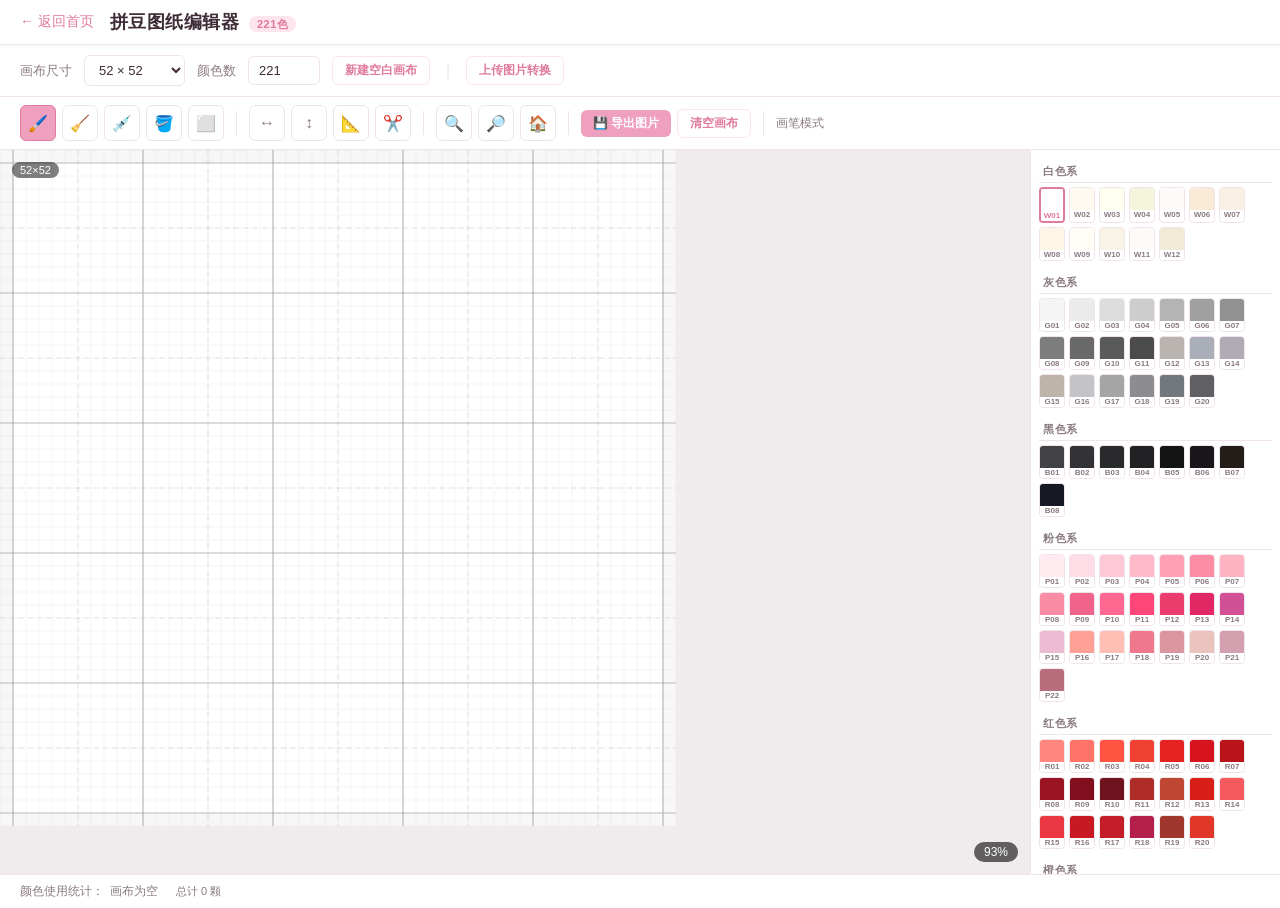
<file: static/pages/bead-tool.html>
﻿<!DOCTYPE html>
<html lang="zh-CN">
<head>
<meta charset="UTF-8">
<meta name="viewport" content="width=device-width, initial-scale=1.0">
<title>拼豆图纸编辑器</title>
<style>
:root {
  --primary: #F0A0BF;
  --primary-dark: #E07A9E;
  --primary-light: #FDE4ED;
  --bg: #FFFBFC;
  --card: #FFFFFF;
  --text: #3D2C35;
  --text-secondary: #8A7A82;
  --border: #F0E4EA;
  --danger: #E05570;
  --success: #6BAF7B;
}

* { margin:0; padding:0; box-sizing:border-box; }
body {
  font-family: 'Segoe UI', 'PingFang SC', 'Microsoft YaHei', sans-serif;
  background: var(--bg);
  color: var(--text);
  min-height: 100vh;
  overflow: hidden;
}

/* Header */
.header {
  background: var(--card);
  border-bottom: 1px solid var(--border);
  padding: 10px 20px;
  display: flex;
  align-items: center;
  gap: 16px;
  box-shadow: 0 1px 4px rgba(0,0,0,0.04);
  z-index: 100;
  position: relative;
}
.header a { color: var(--primary-dark); text-decoration: none; font-size: 14px; transition: color .2s; }
.header a:hover { color: var(--primary); }
.header h1 {
  font-size: 18px;
  font-weight: 700;
  color: var(--text);
  letter-spacing: 0.5px;
}
.header .badge {
  font-size: 11px;
  background: var(--primary-light);
  color: var(--primary-dark);
  padding: 2px 8px;
  border-radius: 10px;
  margin-left: 4px;
}

/* Config bar */
.config-bar {
  background: var(--card);
  border-bottom: 1px solid var(--border);
  padding: 10px 20px;
  display: flex;
  align-items: center;
  gap: 12px;
  flex-wrap: wrap;
  z-index: 99;
  position: relative;
}
.config-bar label {
  font-size: 13px;
  color: var(--text-secondary);
  white-space: nowrap;
}
.config-bar select, .config-bar input[type="number"] {
  padding: 6px 10px;
  border: 1px solid var(--border);
  border-radius: 6px;
  font-size: 13px;
  color: var(--text);
  background: #fff;
  outline: none;
}
.config-bar select:focus, .config-bar input:focus {
  border-color: var(--primary);
  box-shadow: 0 0 0 2px var(--primary-light);
}
.config-bar input[type="number"] { width: 72px; }
.config-bar input[type="file"] { display: none; }
.btn {
  padding: 7px 16px;
  border: none;
  border-radius: 6px;
  font-size: 13px;
  cursor: pointer;
  font-weight: 600;
  transition: all .2s;
  white-space: nowrap;
}
.btn-primary { background: var(--primary); color: #fff; }
.btn-primary:hover { background: var(--primary-dark); }
.btn-outline {
  background: #fff;
  color: var(--primary-dark);
  border: 1.5px solid var(--primary-light);
}
.btn-outline:hover { background: var(--primary-light); }
.btn-sm { padding: 5px 12px; font-size: 12px; }

/* Toolbar */
.toolbar {
  background: var(--card);
  border-bottom: 1px solid var(--border);
  padding: 8px 20px;
  display: flex;
  align-items: center;
  gap: 6px;
  flex-wrap: wrap;
}
.toolbar .sep {
  width: 1px;
  height: 24px;
  background: var(--border);
  margin: 0 6px;
}
.tool-btn {
  width: 36px; height: 36px;
  border: 1.5px solid var(--border);
  border-radius: 6px;
  background: #fff;
  cursor: pointer;
  font-size: 16px;
  display: flex;
  align-items: center;
  justify-content: center;
  transition: all .15s;
  position: relative;
  color: var(--text-secondary);
}
.tool-btn:hover { border-color: var(--primary); color: var(--primary-dark); background: var(--primary-light); }
.tool-btn.active { border-color: var(--primary-dark); color: #fff; background: var(--primary); }
.tool-btn[title]:after {
  content: attr(title);
  position: absolute;
  bottom: -24px;
  left: 50%;
  transform: translateX(-50%);
  font-size: 10px;
  color: var(--text-secondary);
  white-space: nowrap;
  pointer-events: none;
  opacity: 0;
  transition: opacity .2s;
}
.tool-btn:hover[title]:after { opacity: 1; }
.tool-btn svg { width: 18px; height: 18px; fill: currentColor; }

/* Main area */
.main-area {
  display: flex;
  height: calc(100vh - 176px);
  position: relative;
}
.canvas-wrap {
  flex: 1;
  overflow: hidden;
  background: #F0EBED;
  position: relative;
  cursor: default;
}
.canvas-wrap.panning { cursor: grab; }
.canvas-wrap.panning:active { cursor: grabbing; }
.canvas-wrap.painting { cursor: crosshair; }
.canvas-wrap.eyedropping { cursor: crosshair; }
canvas#mainCanvas {
  position: absolute;
  image-rendering: pixelated;
  image-rendering: crisp-edges;
}

/* Color library panel */
.color-panel {
  width: 250px;
  background: var(--card);
  border-left: 1px solid var(--border);
  overflow-y: auto;
  flex-shrink: 0;
  padding: 8px;
}
.color-group { margin-bottom: 8px; }
.color-group-title {
  font-size: 11px;
  font-weight: 700;
  color: var(--text-secondary);
  text-transform: uppercase;
  padding: 6px 4px 3px;
  letter-spacing: 0.5px;
  border-bottom: 1px solid var(--border);
  margin-bottom: 4px;
}
.color-grid { display: flex; flex-wrap: wrap; gap: 4px; }
.color-swatch {
  width: 26px;
  border-radius: 4px;
  border: 1.5px solid var(--border);
  cursor: pointer;
  transition: border-color .1s;
  position: relative;
  overflow: hidden;
  display: flex;
  flex-direction: column;
}
.color-swatch .swatch-color {
  width: 100%;
  height: 22px;
  flex-shrink: 0;
}
.color-swatch .swatch-code {
  font-size: 8px;
  color: var(--text-secondary);
  text-align: center;
  padding: 1px 0;
  background: var(--card);
  line-height: 1;
  font-weight: 600;
}
.color-swatch:hover { border-color: var(--primary); z-index: 5; }
.color-swatch:hover .swatch-code { color: var(--primary-dark); }
.color-swatch.selected { border-color: var(--primary-dark); border-width: 2.5px; }
.color-swatch.selected .swatch-code { color: var(--primary-dark); }

/* Stats bar */
.stats-bar {
  background: var(--card);
  border-top: 1px solid var(--border);
  padding: 8px 20px;
  display: flex;
  align-items: center;
  gap: 6px;
  flex-wrap: wrap;
  max-height: 100px;
  overflow-y: auto;
  font-size: 12px;
}
.stats-bar .stat-chip {
  display: inline-flex;
  align-items: center;
  gap: 4px;
  padding: 3px 8px;
  background: var(--bg);
  border-radius: 12px;
  border: 1px solid var(--border);
  white-space: nowrap;
}
.stat-chip .dot {
  width: 12px; height: 12px;
  border-radius: 2px;
  border: 1px solid rgba(0,0,0,0.15);
  flex-shrink: 0;
}
.stat-chip .scode { font-weight: 700; font-size: 11px; }
.stat-chip .scount { color: var(--text-secondary); }

/* Canvas operation dialog */
.overlay {
  display: none;
  position: fixed;
  inset: 0;
  background: rgba(0,0,0,0.3);
  z-index: 999;
  align-items: center;
  justify-content: center;
}
.overlay.show { display: flex; }
.dialog {
  background: var(--card);
  border-radius: 12px;
  padding: 24px;
  min-width: 320px;
  box-shadow: 0 8px 32px rgba(0,0,0,0.12);
}
.dialog h3 { font-size: 16px; margin-bottom: 16px; color: var(--text); }
.dialog .row { display: flex; align-items: center; gap: 8px; margin-bottom: 12px; }
.dialog label { font-size: 13px; color: var(--text-secondary); min-width: 56px; }
.dialog input[type="number"] {
  width: 80px; padding: 6px 10px;
  border: 1px solid var(--border); border-radius: 6px;
  font-size: 13px; outline: none;
}
.dialog input:focus { border-color: var(--primary); }
.dialog .btns { display: flex; gap: 8px; justify-content: flex-end; margin-top: 16px; }
.dialog-actions { margin-top: 16px; display: flex; gap: 8px; justify-content: flex-end; }

/* Zoom indicator */
.zoom-indicator {
  position: absolute;
  bottom: 12px;
  right: 12px;
  background: rgba(0,0,0,0.6);
  color: #fff;
  padding: 3px 10px;
  border-radius: 10px;
  font-size: 12px;
  pointer-events: none;
}

/* Canvas size badge */
.size-badge {
  position: absolute;
  top: 12px;
  left: 12px;
  background: rgba(0,0,0,0.5);
  color: #fff;
  padding: 2px 8px;
  border-radius: 8px;
  font-size: 11px;
  pointer-events: none;
}

/* Crop mode indicator */
.crop-overlay {
  display: none;
  position: absolute;
  inset: 0;
  background: rgba(0,0,0,0.35);
  pointer-events: none;
  z-index: 50;
}
.crop-overlay.show { display: block; }
.crop-rect {
  position: absolute;
  border: 2px dashed var(--primary);
  background: rgba(216,157,181,0.15);
}

/* Scrollbar */
.color-panel::-webkit-scrollbar { width: 5px; }
.color-panel::-webkit-scrollbar-track { background: transparent; }
.color-panel::-webkit-scrollbar-thumb { background: var(--border); border-radius: 3px; }

/* Toast */
.toast {
  position: fixed;
  top: 20px;
  left: 50%;
  transform: translateX(-50%);
  background: var(--text);
  color: #fff;
  padding: 10px 24px;
  border-radius: 8px;
  font-size: 14px;
  z-index: 9999;
  opacity: 0;
  transition: opacity .3s;
  pointer-events: none;
}
.toast.show { opacity: 1; }

/* ======== 图片裁剪弹窗 ======== */
.crop-modal-overlay {
  position: fixed; inset: 0;
  background: rgba(0,0,0,.72);
  z-index: 10000;
  display: flex; align-items: center; justify-content: center;
  animation: fadeIn .2s;
}
.crop-modal-overlay.hidden { display: none; }
@keyframes fadeIn { from{opacity:0} to{opacity:1} }
.crop-modal-dialog {
  background: var(--bg); border-radius: 14px; padding: 20px 24px;
  max-width: 92vw; max-height: 94vh;
  display: flex; flex-direction: column; gap: 14px;
}
.crop-modal-dialog .crop-title {
  font-size: 15px; font-weight: 600; color: var(--text); text-align: center;
}
.crop-modal-dialog .crop-hint {
  font-size: 12px; color: var(--text-secondary); text-align: center;
  margin-top: -8px;
}
.crop-viewport {
  position: relative; overflow: hidden;
  background: #1a1a1a; border-radius: 8px;
  user-select: none; -webkit-user-select: none;
  touch-action: none;
}
.crop-viewport img { display: block; opacity: .85; }
.crop-box {
  position: absolute;
  border: 2px dashed #fff;
  box-shadow: 0 0 0 9999px rgba(0,0,0,.55);
  cursor: move; z-index: 2;
}
.crop-handle {
  position: absolute; width: 12px; height: 12px;
  background: #fff; border: 2px solid var(--primary); border-radius: 3px;
}
.crop-handle.se { bottom:-6px; right:-6px; cursor:nwse-resize; }
.crop-handle.sw { bottom:-6px; left:-6px;  cursor:nesw-resize; }
.crop-handle.ne { top:-6px;   right:-6px; cursor:nesw-resize; }
.crop-handle.nw { top:-6px;   left:-6px;  cursor:nwse-resize; }
.crop-actions {
  display: flex; gap: 12px; justify-content: center; flex-wrap: wrap;
}
.crop-actions .btn { padding: 10px 22px; font-size: 14px; border-radius: 8px; }

/* Responsive */
@media (max-width: 1024px) {
  .color-panel { width: 200px; }
  .color-swatch { width: 22px; height: 22px; }
}
@media (max-width: 768px) {
  .main-area { flex-direction: column; }
  .color-panel { width: 100%; max-height: 160px; border-left: none; border-top: 1px solid var(--border); }
  .canvas-wrap { height: 60vh; }
}
</style>
</head>
<body>

<div class="header">
  <a href="/">&larr; 返回首页</a>
  <h1>拼豆图纸编辑器 <span class="badge">221色</span></h1>
</div>

<div class="config-bar" id="configBar">
  <label>画布尺寸</label>
  <select id="canvasSizeSelect">
    <option value="52">52 × 52</option>
    <option value="72">72 × 72</option>
    <option value="104">104 × 104</option>
    <option value="156">156 × 156</option>
    <option value="200">200 × 200</option>
    <option value="custom">自定义</option>
  </select>
  <input type="number" id="customSizeInput" value="52" min="8" max="300" style="display:none;" placeholder="8~300">
  <label>颜色数</label>
  <input type="number" id="numColorsInput" value="221" min="2" max="221">
  <button class="btn btn-outline btn-sm" id="btnNewCanvas">新建空白画布</button>
  <span style="color:var(--border);margin:0 4px;">|</span>
  <button class="btn btn-outline btn-sm" id="btnUploadTrigger">上传图片转换</button>
  <input type="file" id="fileInput" accept="image/*">
  <span id="uploadFileName" style="font-size:12px;color:var(--text-secondary);"></span>
</div>

<div class="toolbar" id="toolbar">
  <!-- 编辑工具 -->
  <button class="tool-btn active" data-tool="brush" title="画笔">🖌️</button>
  <button class="tool-btn" data-tool="eraser" title="橡皮擦">🧹</button>
  <button class="tool-btn" data-tool="eyedropper" title="吸色器">💉</button>
  <button class="tool-btn" data-tool="fill" title="区域填充">🪣</button>
  <button class="tool-btn" data-tool="rectSelect" title="矩形选区">⬜</button>
  <span class="sep"></span>
  <!-- 画布操作 -->
  <button class="tool-btn" id="btnHorizontalMirror" title="水平镜像">↔️</button>
  <button class="tool-btn" id="btnVerticalMirror" title="垂直镜像">↕️</button>
  <button class="tool-btn" id="btnExpand" title="扩容画布">📐</button>
  <button class="tool-btn" id="btnCrop" title="裁剪画布">✂️</button>
  <span class="sep"></span>
  <!-- 视图操作 -->
  <button class="tool-btn" id="btnZoomIn" title="放大">🔍</button>
  <button class="tool-btn" id="btnZoomOut" title="缩小">🔎</button>
  <button class="tool-btn" id="btnFitCanvas" title="自适应">🏠</button>
  <span class="sep"></span>
  <button class="btn btn-primary btn-sm" id="btnDownload">💾 导出图片</button>
  <button class="btn btn-outline btn-sm" id="btnClearAll">清空画布</button>
  <span class="sep"></span>
  <span style="font-size:12px;color:var(--text-secondary);" id="toolStatus">画笔模式</span>
</div>

<div class="main-area">
  <!-- Canvas -->
  <div class="canvas-wrap painting" id="canvasWrap">
    <canvas id="mainCanvas"></canvas>
    <div class="zoom-indicator" id="zoomIndicator">100%</div>
    <div class="size-badge" id="sizeBadge">52×52</div>
    <div class="crop-overlay" id="cropOverlay">
      <div class="crop-rect" id="cropRect"></div>
    </div>
  </div>

  <!-- 色库面板 -->
  <div class="color-panel" id="colorPanel">
    <div id="colorGroups"></div>
  </div>
</div>

<div class="stats-bar" id="statsBar">
  <span style="color:var(--text-secondary);">颜色使用统计：</span>
</div>

<!-- 扩容对话框 -->
<div class="overlay" id="expandDialog">
  <div class="dialog">
    <h3>扩容画布</h3>
    <div class="row"><label>上方增加</label><input type="number" id="expandTop" value="0" min="0" max="100"></div>
    <div class="row"><label>下方增加</label><input type="number" id="expandBottom" value="0" min="0" max="100"></div>
    <div class="row"><label>左侧增加</label><input type="number" id="expandLeft" value="0" min="0" max="100"></div>
    <div class="row"><label>右侧增加</label><input type="number" id="expandRight" value="0" min="0" max="100"></div>
    <div class="btns">
      <button class="btn btn-outline btn-sm" id="btnExpandCancel">取消</button>
      <button class="btn btn-primary btn-sm" id="btnExpandConfirm">确认扩容</button>
    </div>
  </div>
</div>

<!-- 裁剪确认对话框 -->
<div class="overlay" id="cropDialog">
  <div class="dialog">
    <h3>确认裁剪</h3>
    <p style="font-size:13px;color:var(--text-secondary);margin-bottom:8px;">将按照选区范围裁剪画布，选区外的内容将被删除。</p>
    <div class="btns">
      <button class="btn btn-outline btn-sm" id="btnCropCancel">取消</button>
      <button class="btn btn-primary btn-sm" id="btnCropConfirm">确认裁剪</button>
    </div>
  </div>
</div>

<!-- Toast -->
<div class="toast" id="toast"></div>

<!-- 图片裁剪弹窗 -->
<div class="crop-modal-overlay hidden" id="cropModal">
  <div class="crop-modal-dialog">
    <div class="crop-title">调整裁剪区域</div>
    <div class="crop-hint">拖拽选框移动 · 拖拽四角自由调整大小</div>
    <div class="crop-viewport" id="cropViewport">
      <img id="cropImage" draggable="false">
      <div class="crop-box" id="cropBox">
        <div class="crop-handle nw" data-handle="nw"></div>
        <div class="crop-handle ne" data-handle="ne"></div>
        <div class="crop-handle sw" data-handle="sw"></div>
        <div class="crop-handle se" data-handle="se"></div>
      </div>
    </div>
    <div class="crop-actions">
      <button class="btn btn-primary" id="btnImgCropConfirm">裁剪填充画布</button>
      <button class="btn btn-outline" id="btnImgCropFit">自适应（保持比例留白）</button>
      <button class="btn btn-outline" id="btnImgCropCancel" style="color:var(--text-secondary);">取消</button>
    </div>
  </div>
</div>

<script>
// ============================================================
// 221 色拼豆色库（与后端 BEAD_PALETTE 完全一致，共 223 个实际条目）
// ============================================================
const PALETTE = [
  // 白色系 (0-11)
  {name:"纯白",hex:"#FFFFFF",group:"白色系"},
  {name:"奶白",hex:"#FFFAF0",group:"白色系"},
  {name:"象牙白",hex:"#FFFFF0",group:"白色系"},
  {name:"米白",hex:"#F5F5DC",group:"白色系"},
  {name:"雪白",hex:"#FFFAFA",group:"白色系"},
  {name:"古董白",hex:"#FAEBD7",group:"白色系"},
  {name:"亚麻白",hex:"#FAF0E6",group:"白色系"},
  {name:"花白",hex:"#FDF5E6",group:"白色系"},
  {name:"浅奶油",hex:"#FFFDF5",group:"白色系"},
  {name:"香槟白",hex:"#F8F3E6",group:"白色系"},
  {name:"珍珠白",hex:"#FCFBF7",group:"白色系"},
  {name:"蛋壳白",hex:"#F0EAD6",group:"白色系"},
  // 灰色系 (12-31)
  {name:"极浅灰",hex:"#F5F5F5",group:"灰色系"},
  {name:"雾灰",hex:"#EBEBEB",group:"灰色系"},
  {name:"银灰",hex:"#DCDCDC",group:"灰色系"},
  {name:"浅灰",hex:"#CDCDCD",group:"灰色系"},
  {name:"中灰",hex:"#B4B4B4",group:"灰色系"},
  {name:"灰",hex:"#A0A0A0",group:"灰色系"},
  {name:"岩灰",hex:"#919191",group:"灰色系"},
  {name:"深灰",hex:"#7D7D7D",group:"灰色系"},
  {name:"暗灰",hex:"#696969",group:"灰色系"},
  {name:"铁灰",hex:"#5A5A5A",group:"灰色系"},
  {name:"炭灰",hex:"#4B4B4B",group:"灰色系"},
  {name:"鼠灰",hex:"#B9B4AF",group:"灰色系"},
  {name:"蓝灰",hex:"#AAAEB9",group:"灰色系"},
  {name:"紫灰",hex:"#AFAAB4",group:"灰色系"},
  {name:"暖灰",hex:"#BEB4AA",group:"灰色系"},
  {name:"冷灰",hex:"#C3C3C8",group:"灰色系"},
  {name:"水泥灰",hex:"#A5A5A5",group:"灰色系"},
  {name:"烟灰",hex:"#8C8C91",group:"灰色系"},
  {name:"石板灰",hex:"#73787D",group:"灰色系"},
  {name:"铅灰",hex:"#5F5F64",group:"灰色系"},
  // 黑色系 (32-39)
  {name:"墨灰",hex:"#414146",group:"黑色系"},
  {name:"暗夜灰",hex:"#323237",group:"黑色系"},
  {name:"深炭",hex:"#2A2A2D",group:"黑色系"},
  {name:"曜石黑",hex:"#212123",group:"黑色系"},
  {name:"纯黑",hex:"#141414",group:"黑色系"},
  {name:"墨黑",hex:"#19161C",group:"黑色系"},
  {name:"棕黑",hex:"#231C19",group:"黑色系"},
  {name:"蓝黑",hex:"#161923",group:"黑色系"},
  // 粉色系 (40-61)
  {name:"婴儿粉",hex:"#FFEBF0",group:"粉色系"},
  {name:"芭蕾粉",hex:"#FFDCE6",group:"粉色系"},
  {name:"浅粉",hex:"#FFC8D7",group:"粉色系"},
  {name:"柔粉",hex:"#FFB9C8",group:"粉色系"},
  {name:"粉红",hex:"#FFA0B4",group:"粉色系"},
  {name:"桃粉",hex:"#FF8CA5",group:"粉色系"},
  {name:"樱花粉",hex:"#FFB4C3",group:"粉色系"},
  {name:"玫瑰粉",hex:"#FA8CA5",group:"粉色系"},
  {name:"玫红",hex:"#F0648C",group:"粉色系"},
  {name:"亮粉",hex:"#FF6991",group:"粉色系"},
  {name:"热粉",hex:"#FF4678",group:"粉色系"},
  {name:"深粉",hex:"#EB3C6E",group:"粉色系"},
  {name:"品红",hex:"#E12864",group:"粉色系"},
  {name:"紫粉",hex:"#D25096",group:"粉色系"},
  {name:"薰衣草粉",hex:"#EBBCD2",group:"粉色系"},
  {name:"珊瑚粉",hex:"#FFA096",group:"粉色系"},
  {name:"蜜桃粉",hex:"#FFBEB4",group:"粉色系"},
  {name:"胭脂粉",hex:"#F0788C",group:"粉色系"},
  {name:"豆沙粉",hex:"#DC96A0",group:"粉色系"},
  {name:"裸粉",hex:"#EBC3BE",group:"粉色系"},
  {name:"藕粉",hex:"#D2A0AF",group:"粉色系"},
  {name:"干枯玫瑰",hex:"#B96E7D",group:"粉色系"},
  // 红色系 (62-81)
  {name:"浅红",hex:"#FF877D",group:"红色系"},
  {name:"珊瑚红",hex:"#FF7369",group:"红色系"},
  {name:"橘红",hex:"#FF5541",group:"红色系"},
  {name:"朱红",hex:"#F04132",group:"红色系"},
  {name:"正红",hex:"#E62323",group:"红色系"},
  {name:"大红",hex:"#D7141E",group:"红色系"},
  {name:"深红",hex:"#B91419",group:"红色系"},
  {name:"酒红",hex:"#9B1423",group:"红色系"},
  {name:"勃艮第红",hex:"#820F1E",group:"红色系"},
  {name:"暗红",hex:"#6E121E",group:"红色系"},
  {name:"铁锈红",hex:"#AF2D28",group:"红色系"},
  {name:"砖红",hex:"#BE4632",group:"红色系"},
  {name:"辣椒红",hex:"#D71E19",group:"红色系"},
  {name:"西瓜红",hex:"#F55A5F",group:"红色系"},
  {name:"草莓红",hex:"#EB3741",group:"红色系"},
  {name:"樱桃红",hex:"#C81923",group:"红色系"},
  {name:"石榴红",hex:"#C31E28",group:"红色系"},
  {name:"玫紫红",hex:"#B41E4B",group:"红色系"},
  {name:"棕红",hex:"#A0372D",group:"红色系"},
  {name:"番茄红",hex:"#E13728",group:"红色系"},
  // 橙色系 (82-97)
  {name:"浅杏",hex:"#FFDCBE",group:"橙色系"},
  {name:"杏色",hex:"#FFC8A0",group:"橙色系"},
  {name:"蜜橙",hex:"#FFB98C",group:"橙色系"},
  {name:"浅橙",hex:"#FFAA73",group:"橙色系"},
  {name:"橙色",hex:"#FF9632",group:"橙色系"},
  {name:"亮橙",hex:"#FF821E",group:"橙色系"},
  {name:"深橙",hex:"#EB6E19",group:"橙色系"},
  {name:"南瓜橙",hex:"#F08232",group:"橙色系"},
  {name:"橘色",hex:"#F57328",group:"橙色系"},
  {name:"柿色",hex:"#E15F23",group:"橙色系"},
  {name:"浓橙",hex:"#D25014",group:"橙色系"},
  {name:"琥珀",hex:"#E1913C",group:"橙色系"},
  {name:"赤橙",hex:"#F05F23",group:"橙色系"},
  {name:"奶油杏",hex:"#FFD2AF",group:"橙色系"},
  {name:"三文鱼",hex:"#FFAF91",group:"橙色系"},
  {name:"橘棕",hex:"#C36E37",group:"橙色系"},
  // 黄色系 (98-115)
  {name:"奶黄",hex:"#FFFCDC",group:"黄色系"},
  {name:"浅黄",hex:"#FFF8B4",group:"黄色系"},
  {name:"柔黄",hex:"#FFF0A0",group:"黄色系"},
  {name:"奶油黄",hex:"#FFFAC8",group:"黄色系"},
  {name:"淡黄",hex:"#FFF58C",group:"黄色系"},
  {name:"黄色",hex:"#FFE63C",group:"黄色系"},
  {name:"明黄",hex:"#FFDC1E",group:"黄色系"},
  {name:"亮黄",hex:"#FFD20A",group:"黄色系"},
  {name:"深黄",hex:"#F5C314",group:"黄色系"},
  {name:"向日葵黄",hex:"#FFD728",group:"黄色系"},
  {name:"金盏黄",hex:"#FABE1E",group:"黄色系"},
  {name:"芥末黄",hex:"#DCB437",group:"黄色系"},
  {name:"金黄",hex:"#F5B40F",group:"黄色系"},
  {name:"深金",hex:"#DC9B14",group:"黄色系"},
  {name:"古铜金",hex:"#C89123",group:"黄色系"},
  {name:"土黄",hex:"#CDA04B",group:"黄色系"},
  {name:"沙色",hex:"#E1C38C",group:"黄色系"},
  {name:"驼色",hex:"#C8AA78",group:"黄色系"},
  // 绿色系 (116-143)
  {name:"薄荷白",hex:"#E1F8EB",group:"绿色系"},
  {name:"浅薄荷",hex:"#BEEBCD",group:"绿色系"},
  {name:"薄荷绿",hex:"#8CDCAF",group:"绿色系"},
  {name:"浅绿",hex:"#B9E6A0",group:"绿色系"},
  {name:"嫩绿",hex:"#A0DC78",group:"绿色系"},
  {name:"草绿",hex:"#78D250",group:"绿色系"},
  {name:"青草绿",hex:"#5AC837",group:"绿色系"},
  {name:"亮绿",hex:"#3CC337",group:"绿色系"},
  {name:"翠绿",hex:"#23B446",group:"绿色系"},
  {name:"绿色",hex:"#1EA037",group:"绿色系"},
  {name:"鲜绿",hex:"#28AF41",group:"绿色系"},
  {name:"深绿",hex:"#0F8228",group:"绿色系"},
  {name:"墨绿",hex:"#0C6423",group:"绿色系"},
  {name:"暗绿",hex:"#0A501E",group:"绿色系"},
  {name:"橄榄绿",hex:"#788237",group:"绿色系"},
  {name:"苔绿",hex:"#5A8232",group:"绿色系"},
  {name:"军绿",hex:"#46642D",group:"绿色系"},
  {name:"卡其绿",hex:"#919669",group:"绿色系"},
  {name:"鼠尾草绿",hex:"#A5B98C",group:"绿色系"},
  {name:"湖水绿",hex:"#55C3A5",group:"绿色系"},
  {name:"孔雀绿",hex:"#1EA08C",group:"绿色系"},
  {name:"松石绿",hex:"#3CB9A0",group:"绿色系"},
  {name:"浅松石",hex:"#91D7C8",group:"绿色系"},
  {name:"碧绿",hex:"#199B64",group:"绿色系"},
  {name:"翡翠绿",hex:"#149673",group:"绿色系"},
  {name:"森林绿",hex:"#146437",group:"绿色系"},
  {name:"冬青绿",hex:"#0F5A2D",group:"绿色系"},
  {name:"韭葱绿",hex:"#64A046",group:"绿色系"},
  // 蓝色系 (144-173)
  {name:"婴儿蓝",hex:"#DCEEFF",group:"蓝色系"},
  {name:"浅蓝",hex:"#BEE1FF",group:"蓝色系"},
  {name:"淡蓝",hex:"#AAD7FA",group:"蓝色系"},
  {name:"粉蓝",hex:"#9BC8F0",group:"蓝色系"},
  {name:"天蓝",hex:"#78BEF5",group:"蓝色系"},
  {name:"天空蓝",hex:"#64B4F0",group:"蓝色系"},
  {name:"亮蓝",hex:"#469BEB",group:"蓝色系"},
  {name:"蓝色",hex:"#2D6EDC",group:"蓝色系"},
  {name:"宝蓝",hex:"#1E50D2",group:"蓝色系"},
  {name:"深蓝",hex:"#1437AA",group:"蓝色系"},
  {name:"藏蓝",hex:"#122378",group:"蓝色系"},
  {name:"午夜蓝",hex:"#0F1950",group:"蓝色系"},
  {name:"海军蓝",hex:"#192864",group:"蓝色系"},
  {name:"牛仔蓝",hex:"#325AAF",group:"蓝色系"},
  {name:"矢车菊蓝",hex:"#649BE1",group:"蓝色系"},
  {name:"湖水蓝",hex:"#50B9DC",group:"蓝色系"},
  {name:"浅湖蓝",hex:"#91D7EB",group:"蓝色系"},
  {name:"蔚蓝",hex:"#3CAFE6",group:"蓝色系"},
  {name:"钴蓝",hex:"#2341C3",group:"蓝色系"},
  {name:"皇家蓝",hex:"#1937BE",group:"蓝色系"},
  {name:"普鲁士蓝",hex:"#142D8C",group:"蓝色系"},
  {name:"灰蓝",hex:"#6482AF",group:"蓝色系"},
  {name:"钢蓝",hex:"#506EA0",group:"蓝色系"},
  {name:"石板蓝",hex:"#415A8C",group:"蓝色系"},
  {name:"紫蓝",hex:"#463CB4",group:"蓝色系"},
  {name:"鸢尾蓝",hex:"#3732A0",group:"蓝色系"},
  {name:"冰蓝",hex:"#C8EBFF",group:"蓝色系"},
  {name:"雾蓝",hex:"#AFC3E6",group:"蓝色系"},
  {name:"深海蓝",hex:"#0A1E5A",group:"蓝色系"},
  {name:"墨蓝",hex:"#081437",group:"蓝色系"},
  // 紫色系 (174-193)
  {name:"浅紫",hex:"#E1CDF0",group:"紫色系"},
  {name:"薰衣草",hex:"#D2B9EB",group:"紫色系"},
  {name:"淡紫",hex:"#C3A5E1",group:"紫色系"},
  {name:"丁香紫",hex:"#B48CD7",group:"紫色系"},
  {name:"紫色",hex:"#9B5AD2",group:"紫色系"},
  {name:"深紫",hex:"#7832B9",group:"紫色系"},
  {name:"葡萄紫",hex:"#6423A0",group:"紫色系"},
  {name:"暗紫",hex:"#4B147D",group:"紫色系"},
  {name:"紫罗兰",hex:"#A56ED7",group:"紫色系"},
  {name:"兰花紫",hex:"#BE82DC",group:"紫色系"},
  {name:"紫红",hex:"#C33CAA",group:"紫色系"},
  {name:"洋红",hex:"#CD239B",group:"紫色系"},
  {name:"品紫",hex:"#AA28A5",group:"紫色系"},
  {name:"李紫",hex:"#8C1E8C",group:"紫色系"},
  {name:"茄子紫",hex:"#5A196E",group:"紫色系"},
  {name:"浅薰衣草",hex:"#E6D7F5",group:"紫色系"},
  {name:"紫藤",hex:"#AF9BD7",group:"紫色系"},
  {name:"锦葵紫",hex:"#C8AADC",group:"紫色系"},
  {name:"水晶紫",hex:"#9682C8",group:"紫色系"},
  {name:"帝王紫",hex:"#500F73",group:"紫色系"},
  // 棕色系 (194-213)
  {name:"奶油肤",hex:"#FFE1C8",group:"棕色系"},
  {name:"肤色",hex:"#FFD2AF",group:"棕色系"},
  {name:"浅肤",hex:"#FAC39B",group:"棕色系"},
  {name:"肉色",hex:"#F5B48C",group:"棕色系"},
  {name:"蜜肤",hex:"#EBA57D",group:"棕色系"},
  {name:"奶茶色",hex:"#D7AA87",group:"棕色系"},
  {name:"浅棕",hex:"#CD9B73",group:"棕色系"},
  {name:"卡其色",hex:"#C3A078",group:"棕色系"},
  {name:"小麦色",hex:"#D2A57D",group:"棕色系"},
  {name:"棕色",hex:"#AA7341",group:"棕色系"},
  {name:"可可棕",hex:"#9B6437",group:"棕色系"},
  {name:"咖啡色",hex:"#8C552D",group:"棕色系"},
  {name:"深棕",hex:"#73411E",group:"棕色系"},
  {name:"巧克力色",hex:"#643219",group:"棕色系"},
  {name:"栗色",hex:"#82371E",group:"棕色系"},
  {name:"焦糖色",hex:"#B9783C",group:"棕色系"},
  {name:"摩卡色",hex:"#966E4B",group:"棕色系"},
  {name:"胡桃色",hex:"#785032",group:"棕色系"},
  {name:"檀木色",hex:"#5A3723",group:"棕色系"},
  {name:"黑巧色",hex:"#4B2314",group:"棕色系"},
  // 荧光/特殊色 (214-222)
  {name:"荧光黄",hex:"#E1FF32",group:"荧光/特殊色"},
  {name:"荧光绿",hex:"#32FF5A",group:"荧光/特殊色"},
  {name:"荧光橙",hex:"#FF8C28",group:"荧光/特殊色"},
  {name:"荧光粉",hex:"#FF5096",group:"荧光/特殊色"},
  {name:"荧光蓝",hex:"#3CC8FF",group:"荧光/特殊色"},
  {name:"闪金",hex:"#FFD700",group:"荧光/特殊色"},
  {name:"闪银",hex:"#D2D2D7",group:"荧光/特殊色"},
  {name:"幻彩紫",hex:"#C8B4E6",group:"荧光/特殊色"},
  {name:"夜光白",hex:"#F0FFEB",group:"荧光/特殊色"},
];

// ============================================================
// 生成颜色编号（与后端一致）
// ============================================================
const GROUP_PREFIX = {
  "白色系":"W","灰色系":"G","黑色系":"B","粉色系":"P",
  "红色系":"R","橙色系":"O","黄色系":"Y","绿色系":"GR",
  "蓝色系":"BL","紫色系":"PU","棕色系":"BR","荧光/特殊色":"N"
};
(function buildCodes(){
  let counters = {};
  PALETTE.forEach((c,i)=>{
    let g = c.group || "其它";
    counters[g] = (counters[g]||0) + 1;
    c.code = (GROUP_PREFIX[g]||"X") + String(counters[g]).padStart(2,"0");
    c.index = i;
  });
  // 截断到 221 色（已禁用：与后端 223 色保持一致，避免 grid 越界）
  // if(PALETTE.length > 221) PALETTE.length = 221;
})();

// ============================================================
// 应用状态
// ============================================================
let canvasSize = 52;
let cells = null;       // Uint8Array[canvasSize*canvasSize], 0=empty(white)
let cellSize = 14;      // zoom: pixel size per cell
let panX = 0, panY = 0;
let activeTool = "brush";
let activeColorIdx = 0; // 默认白色
let rectStart = null;   // 矩形选区起点 {row,col}
let rectEnd = null;
let isDrawing = false;
let cropActive = false;
let cropStartRow = 0, cropStartCol = 0, cropEndRow = 0, cropEndCol = 0;
let isPanning = false;
let panStartX = 0, panStartY = 0;
let history = [];
let historyIdx = -1;
const MAX_HISTORY = 100;
let pendingFile = null; // 保存上传的图片文件引用，切换尺寸时用新尺寸重新转换

// DOM refs
const canvas = document.getElementById("mainCanvas");
const ctx = canvas.getContext("2d");
const canvasWrap = document.getElementById("canvasWrap");

// ============================================================
// 初始化
// ============================================================
function initBlankCanvas(size) {
  canvasSize = size;
  cells = new Uint8Array(size * size);
  cells.fill(0); // 默认白色
  history = [];
  historyIdx = -1;
  pushHistory();
  fitCanvas();
  updateSizeBadge();
  renderAll();
  updateStats();
  pendingFile = null; // 新建空白画布后清除上传文件引用
  saveState();
}

function pushHistory() {
  if(!cells) return;
  // 移除后续历史
  history = history.slice(0, historyIdx + 1);
  history.push(new Uint8Array(cells));
  if(history.length > MAX_HISTORY) history.shift();
  historyIdx = history.length - 1;
}

function undo() {
  if(historyIdx > 0) {
    historyIdx--;
    cells = new Uint8Array(history[historyIdx]);
    renderAll();
    updateStats();
    saveState();
  }
}

function redo() {
  if(historyIdx < history.length - 1) {
    historyIdx++;
    cells = new Uint8Array(history[historyIdx]);
    renderAll();
    updateStats();
    saveState();
  }
}

function fitCanvas() {
  let wrapW = canvasWrap.clientWidth;
  let wrapH = canvasWrap.clientHeight;
  cellSize = Math.floor(Math.min(wrapW, wrapH) / canvasSize);
  if(cellSize < 2) cellSize = 2;
  if(cellSize > 40) cellSize = 40;
  panX = Math.floor((wrapW - canvasSize * cellSize) / 2);
  panY = Math.floor((wrapH - canvasSize * cellSize) / 2);
  updateZoomIndicator();
}

function updateSizeBadge() {
  document.getElementById("sizeBadge").textContent = canvasSize + "×" + canvasSize;
}

function updateZoomIndicator() {
  let pct = Math.round(cellSize / 14 * 100);
  document.getElementById("zoomIndicator").textContent = pct + "%";
}

// ============================================================
// 渲染
// ============================================================
function renderAll() {
  if(!cells) return;
  let totalW = canvasSize * cellSize;
  let totalH = canvasSize * cellSize;
  canvas.width = totalW;
  canvas.height = totalH;

  let outerR = (canvasSize - Math.floor(canvasSize / 10) * 10) / 2;

  ctx.clearRect(0, 0, totalW, totalH);

  // 绘制每个格子
  for(let row = 0; row < canvasSize; row++) {
    for(let col = 0; col < canvasSize; col++) {
      let ci = cells[row * canvasSize + col];
      let x = col * cellSize, y = row * cellSize;

      // 外圈底色微调（更浅的边框感）
      let isOuter = row < outerR || row >= canvasSize - outerR || col < outerR || col >= canvasSize - outerR;
      ctx.fillStyle = PALETTE[ci].hex;
      ctx.fillRect(x, y, cellSize, cellSize);
      if(isOuter && outerR > 0) {
        ctx.fillStyle = "rgba(0,0,0,0.03)";
        ctx.fillRect(x, y, cellSize, cellSize);
      }

      // 放大时显示色号
      if(cellSize >= 24) {
        let hex = PALETTE[ci].hex;
        let code = PALETTE[ci].code;
        let lum = getLuminance(hex);
        ctx.fillStyle = lum > 140 ? "#333" : "#fff";
        let sz = Math.min(cellSize * 0.35, 10);
        ctx.font = `${sz}px 'Segoe UI','PingFang SC',sans-serif`;
        ctx.textAlign = "center";
        ctx.textBaseline = "middle";
        ctx.fillText(code, x + cellSize/2, y + cellSize/2);
        ctx.textAlign = "start";
        ctx.textBaseline = "alphabetic";
      }
    }
  }

  // 绘制网格线
  drawGrid(totalW, totalH, outerR);

  // 绘制选区
  if(rectStart && rectEnd && activeTool === "rectSelect") {
    let r1 = Math.min(rectStart.row, rectEnd.row), r2 = Math.max(rectStart.row, rectEnd.row);
    let c1 = Math.min(rectStart.col, rectEnd.col), c2 = Math.max(rectStart.col, rectEnd.col);
    ctx.strokeStyle = "rgba(216,157,181,0.9)";
    ctx.lineWidth = 2;
    ctx.setLineDash([4, 3]);
    ctx.strokeRect(c1*cellSize, r1*cellSize, (c2-c1+1)*cellSize, (r2-r1+1)*cellSize);
    ctx.setLineDash([]);
  }

  // 裁剪标记
  if(cropActive) {
    let r1 = Math.min(cropStartRow, cropEndRow), r2 = Math.max(cropStartRow, cropEndRow);
    let c1 = Math.min(cropStartCol, cropEndCol), c2 = Math.max(cropStartCol, cropEndCol);
    ctx.strokeStyle = "#E05570";
    ctx.lineWidth = 2;
    ctx.setLineDash([8, 4]);
    ctx.strokeRect(c1*cellSize, r1*cellSize, (c2-c1+1)*cellSize, (r2-r1+1)*cellSize);
    ctx.setLineDash([]);
  }
}

function drawGrid(totalW, totalH, outerR) {
  // 细格子线
  ctx.strokeStyle = "rgba(200,200,200,0.4)";
  ctx.lineWidth = 0.5;
  for(let i = 0; i <= canvasSize; i++) {
    let p = i * cellSize;
    ctx.beginPath();
    ctx.moveTo(p, 0); ctx.lineTo(p, totalH);
    ctx.moveTo(0, p); ctx.lineTo(totalW, p);
    ctx.stroke();
  }

  if(canvasSize < 15) return;

  // 10×10 实线大格（从中间区域边界开始）
  let solidStart = outerR;
  ctx.strokeStyle = "rgba(140,140,140,0.55)";
  ctx.lineWidth = 1.2;
  ctx.setLineDash([]);
  for(let i = solidStart; i <= canvasSize; i += 10) {
    let p = i * cellSize;
    ctx.beginPath();
    ctx.moveTo(p, 0); ctx.lineTo(p, totalH);
    ctx.moveTo(0, p); ctx.lineTo(totalW, p);
    ctx.stroke();
  }

  // 5×5 虚线中格
  ctx.strokeStyle = "rgba(170,170,170,0.45)";
  ctx.lineWidth = 0.6;
  let dashLen = Math.max(3, cellSize * 0.4);
  ctx.setLineDash([dashLen, dashLen * 0.8]);
  for(let i = solidStart + 5; i < canvasSize; i += 10) {
    let p = i * cellSize;
    ctx.beginPath();
    ctx.moveTo(p, 0); ctx.lineTo(p, totalH);
    ctx.moveTo(0, p); ctx.lineTo(totalW, p);
    ctx.stroke();
  }
  ctx.setLineDash([]);
}

function getLuminance(hex) {
  let r = parseInt(hex.slice(1,3),16);
  let g = parseInt(hex.slice(3,5),16);
  let b = parseInt(hex.slice(5,7),16);
  return 0.299*r + 0.587*g + 0.114*b;
}

// ============================================================
// 坐标转换
// ============================================================
function screenToCell(ex, ey) {
  let rect = canvas.getBoundingClientRect();
  let sx = ex - rect.left - panX;
  let sy = ey - rect.top - panY;
  let col = Math.floor(sx / cellSize);
  let row = Math.floor(sy / cellSize);
  if(col < 0 || col >= canvasSize || row < 0 || row >= canvasSize) return null;
  return {row, col};
}

// ============================================================
// 工具操作
// ============================================================
function paintCell(row, col, colorIdx) {
  if(!cells || row < 0 || row >= canvasSize || col < 0 || col >= canvasSize) return;
  let i = row * canvasSize + col;
  if(cells[i] !== colorIdx) {
    cells[i] = colorIdx;
    return true;
  }
  return false;
}

function eraseCell(row, col) {
  return paintCell(row, col, 0); // 擦除 = 设为白色
}

function floodFill(row, col, targetIdx, fillIdx) {
  if(!cells) return;
  if(row < 0 || row >= canvasSize || col < 0 || col >= canvasSize) return;
  let idx = row * canvasSize + col;
  if(cells[idx] !== targetIdx || targetIdx === fillIdx) return;

  let changed = false;
  let stack = [{row, col}];
  let visited = new Uint8Array(canvasSize * canvasSize);

  while(stack.length > 0) {
    let {row:r, col:c} = stack.pop();
    let i = r * canvasSize + c;
    if(r < 0 || r >= canvasSize || c < 0 || c >= canvasSize) continue;
    if(visited[i]) continue;
    if(cells[i] !== targetIdx) continue;
    visited[i] = 1;
    cells[i] = fillIdx;
    changed = true;
    stack.push({row:r-1, col:c});
    stack.push({row:r+1, col:c});
    stack.push({row:r, col:c-1});
    stack.push({row:r, col:c+1});
  }
  return changed;
}

function fillRectArea(r1, c1, r2, c2, colorIdx) {
  if(!cells) return false;
  let changed = false;
  for(let r = r1; r <= r2; r++) {
    for(let c = c1; c <= c2; c++) {
      let i = r * canvasSize + c;
      if(cells[i] !== colorIdx) {
        cells[i] = colorIdx;
        changed = true;
      }
    }
  }
  return changed;
}

// ============================================================
// 画布操作
// ============================================================
function expandCanvas(top, bottom, left, right) {
  if(!cells) return;
  let newSize = canvasSize + left + right;
  if(newSize !== canvasSize + top + bottom) {
    toast("当前仅支持正方形画布，请确保四个方向增加后保持正方形");
    return;
  }
  if(newSize > 300) { toast("画布最大尺寸为300"); return; }

  let newCells = new Uint8Array(newSize * newSize);
  newCells.fill(0);

  for(let r = 0; r < canvasSize; r++) {
    for(let c = 0; c < canvasSize; c++) {
      let nr = r + top;
      let nc = c + left;
      if(nr >= 0 && nr < newSize && nc >= 0 && nc < newSize) {
        newCells[nr * newSize + nc] = cells[r * canvasSize + c];
      }
    }
  }

  canvasSize = newSize;
  cells = newCells;
  pushHistory();
  fitCanvas();
  updateSizeBadge();
  renderAll();
  updateStats();
  updateCanvasSizeSelect();
  saveState();
}

function mirrorCanvas(direction) {
  if(!cells) return;
  let newCells = new Uint8Array(cells);
  let sz = canvasSize;

  if(direction === "horizontal") {
    for(let r = 0; r < sz; r++) {
      for(let c = 0; c < Math.floor(sz/2); c++) {
        let a = r * sz + c;
        let b = r * sz + (sz - 1 - c);
        [newCells[a], newCells[b]] = [newCells[b], newCells[a]];
      }
    }
  } else if(direction === "vertical") {
    for(let r = 0; r < Math.floor(sz/2); r++) {
      for(let c = 0; c < sz; c++) {
        let a = r * sz + c;
        let b = (sz - 1 - r) * sz + c;
        [newCells[a], newCells[b]] = [newCells[b], newCells[a]];
      }
    }
  }

  cells = newCells;
  pushHistory();
  renderAll();
  updateStats();
  saveState();
}

function cropCanvas(r1, c1, r2, c2) {
  if(!cells) return;
  r1 = Math.max(0, r1); c1 = Math.max(0, c1);
  r2 = Math.min(canvasSize-1, r2); c2 = Math.min(canvasSize-1, c2);
  let newH = r2 - r1 + 1;
  let newW = c2 - c1 + 1;
  // 保持正方形，取最小边
  let newSz = Math.min(newH, newW);
  let sr = r1 + Math.floor((newH - newSz) / 2);
  let sc = c1 + Math.floor((newW - newSz) / 2);

  let newCells = new Uint8Array(newSz * newSz);
  newCells.fill(0);
  for(let r = 0; r < newSz; r++) {
    for(let c = 0; c < newSz; c++) {
      newCells[r * newSz + c] = cells[(sr + r) * canvasSize + (sc + c)];
    }
  }

  canvasSize = newSz;
  cells = newCells;
  cropActive = false;
  pushHistory();
  fitCanvas();
  updateSizeBadge();
  renderAll();
  updateStats();
  updateCanvasSizeSelect();
  saveState();
}

// ============================================================
// 色库面板渲染
// ============================================================
function renderColorPanel() {
  let groups = {};
  PALETTE.forEach(c => {
    let g = c.group || "其它";
    if(!groups[g]) groups[g] = [];
    groups[g].push(c);
  });

  let html = "";
  let groupOrder = ["白色系","灰色系","黑色系","粉色系","红色系","橙色系","黄色系","绿色系","蓝色系","紫色系","棕色系","荧光/特殊色"];
  for(let g of groupOrder) {
    if(!groups[g]) continue;
    html += `<div class="color-group"><div class="color-group-title">${g}</div><div class="color-grid">`;
    for(let c of groups[g]) {
      let cls = c.index === activeColorIdx ? "color-swatch selected" : "color-swatch";
      html += `<div class="${cls}" data-idx="${c.index}" title="${c.code}"><div class="swatch-color" style="background:${c.hex};"></div><div class="swatch-code">${c.code}</div></div>`;
    }
    html += `</div></div>`;
  }
  document.getElementById("colorGroups").innerHTML = html;

  // 绑定点击事件
  document.querySelectorAll(".color-swatch").forEach(el => {
    el.addEventListener("click", (e) => {
      let idx = parseInt(el.dataset.idx);
      selectColor(idx);
    });
  });
}

function selectColor(idx) {
  activeColorIdx = idx;
  let c = PALETTE[idx];

  // 高亮色库面板中的选中项
  document.querySelectorAll(".color-swatch").forEach(el => {
    el.classList.toggle("selected", parseInt(el.dataset.idx) === idx);
  });

  // 切换到画笔
  if(activeTool === "eraser" || activeTool === "eyedropper") {
    setTool("brush");
  }
}

function setTool(tool) {
  activeTool = tool;
  document.querySelectorAll(".tool-btn[data-tool]").forEach(b => b.classList.remove("active"));
  let btn = document.querySelector(`.tool-btn[data-tool="${tool}"]`);
  if(btn) btn.classList.add("active");

  let names = {brush:"画笔模式",eraser:"橡皮擦",eyedropper:"吸色器",fill:"区域填充",rectSelect:"矩形选区"};
  document.getElementById("toolStatus").textContent = names[tool] || "画笔模式";

  canvasWrap.className = "canvas-wrap";
  if(tool === "brush" || tool === "eraser" || tool === "fill" || tool === "rectSelect") {
    canvasWrap.classList.add("painting");
  } else if(tool === "eyedropper") {
    canvasWrap.classList.add("eyedropping");
  }

  rectStart = null; rectEnd = null;
  renderAll();
}

// ============================================================
// 统计面板
// ============================================================
function updateStats() {
  if(!cells) return;
  let bar = document.getElementById("statsBar");
  let counts = {};
  for(let i = 0; i < cells.length; i++) {
    let ci = cells[i];
    if(ci === 0) continue; // 不统计白色/空白
    counts[ci] = (counts[ci] || 0) + 1;
  }
  let entries = Object.entries(counts).sort((a,b) => b[1] - a[1]);
  let html = '<span style="color:var(--text-secondary);">颜色使用统计：</span>';
  if(entries.length === 0) {
    html += '<span style="font-size:12px;color:var(--text-secondary);">画布为空</span>';
  }
  for(let [ci, cnt] of entries) {
    let c = PALETTE[parseInt(ci)];
    html += `<span class="stat-chip"><span class="dot" style="background:${c.hex};"></span><span class="scode">${c.code}</span> <span class="scount">×${cnt}</span></span>`;
  }
  let used = entries.reduce((s,[_,c])=>s+c,0);
  html += `<span style="margin-left:12px;font-size:11px;color:var(--text-secondary);">总计 ${used} 颗</span>`;
  bar.innerHTML = html;
}

// ============================================================
// Canvas 事件
// ============================================================
canvas.addEventListener("mousedown", (e) => {
  if(!cells) return;
  let cell = screenToCell(e.clientX, e.clientY);

  if(e.button === 1 || (e.button === 0 && e.altKey)) {
    // 中键或Alt+左键 = 拖拽平移
    isPanning = true;
    panStartX = e.clientX - panX;
    panStartY = e.clientY - panY;
    canvasWrap.style.cursor = "grabbing";
    return;
  }

  if(cropActive) {
    if(e.button === 0 && cell) {
      cropStartRow = cropEndRow = cell.row;
      cropStartCol = cropEndCol = cell.col;
      isDrawing = true;
    }
    return;
  }

  if(e.button !== 0) return;
  if(!cell) return;

  isDrawing = true;
  rectStart = null; rectEnd = null;

  if(activeTool === "brush") {
    paintCell(cell.row, cell.col, activeColorIdx);
    renderAll();
  } else if(activeTool === "eraser") {
    eraseCell(cell.row, cell.col);
    renderAll();
  } else if(activeTool === "eyedropper") {
    let ci = cells[cell.row * canvasSize + cell.col];
    selectColor(ci);
    setTool("brush");
  } else if(activeTool === "fill") {
    let ci = cells[cell.row * canvasSize + cell.col];
    if(floodFill(cell.row, cell.col, ci, activeColorIdx)) {
      pushHistory();
      renderAll();
      updateStats();
      saveState();
    }
  } else if(activeTool === "rectSelect") {
    rectStart = {row:cell.row, col:cell.col};
    rectEnd = {row:cell.row, col:cell.col};
  }
});

canvas.addEventListener("mousemove", (e) => {
  if(isPanning) {
    panX = e.clientX - panStartX;
    panY = e.clientY - panStartY;
    canvas.style.transform = `translate(${panX}px, ${panY}px)`;
    return;
  }

  let cell = screenToCell(e.clientX, e.clientY);
  if(cropActive && isDrawing && cell) {
    cropEndRow = cell.row;
    cropEndCol = cell.col;
    renderAll();
    return;
  }

  if(!isDrawing || !cell) return;

  if(activeTool === "brush") {
    paintCell(cell.row, cell.col, activeColorIdx);
    renderAll();
  } else if(activeTool === "eraser") {
    eraseCell(cell.row, cell.col);
    renderAll();
  } else if(activeTool === "rectSelect") {
    rectEnd = {row:cell.row, col:cell.col};
    renderAll();
  }
});

canvas.addEventListener("mouseup", (e) => {
  if(isPanning) {
    isPanning = false;
    canvasWrap.style.cursor = "";
    canvas.style.transform = "none";
    return;
  }

  if(!isDrawing) return;
  isDrawing = false;

  if(activeTool === "rectSelect" && rectStart && rectEnd) {
    // 显示选区操作提示
    let r1 = Math.min(rectStart.row, rectEnd.row), r2 = Math.max(rectStart.row, rectEnd.row);
    let c1 = Math.min(rectStart.col, rectEnd.col), c2 = Math.max(rectStart.col, rectEnd.col);
    // 右侧工具栏短暂显示选区操作
    showRectActions(r1, c1, r2, c2);
  } else if(activeTool === "brush" || activeTool === "eraser") {
    pushHistory();
    updateStats();
    saveState();
  }
});

canvas.addEventListener("mouseleave", () => {
  if(isDrawing) {
    if(activeTool === "brush" || activeTool === "eraser") {
      pushHistory();
      updateStats();
      saveState();
    }
    isDrawing = false;
  }
  if(isPanning) {
    isPanning = false;
    canvasWrap.style.cursor = "";
    canvas.style.transform = "none";
  }
});

// 选区操作提示
function showRectActions(r1, c1, r2, c2) {
  let existing = document.getElementById("rectActions");
  if(existing) existing.remove();

  let div = document.createElement("div");
  div.id = "rectActions";
  div.style.cssText = "position:absolute;top:8px;right:8px;background:#fff;border:1px solid var(--border);border-radius:8px;padding:8px;box-shadow:0 2px 8px rgba(0,0,0,0.1);z-index:60;display:flex;gap:6px;align-items:center;flex-wrap:wrap;";
  div.innerHTML = `
    <span style="font-size:11px;color:var(--text-secondary);">选区: ${r2-r1+1}×${c2-c1+1}</span>
    <button class="btn btn-primary btn-sm" id="rectFillBtn">填充选区</button>
    <button class="btn btn-outline btn-sm" id="rectEraseBtn">擦除选区</button>
    <button class="btn btn-outline btn-sm" id="rectDismissBtn">×</button>
  `;
  canvasWrap.appendChild(div);

  document.getElementById("rectFillBtn").onclick = () => {
    if(fillRectArea(r1, c1, r2, c2, activeColorIdx)) {
      pushHistory();
      renderAll();
      updateStats();
      saveState();
    }
    div.remove();
    rectStart = null; rectEnd = null;
    renderAll();
  };
  document.getElementById("rectEraseBtn").onclick = () => {
    if(fillRectArea(r1, c1, r2, c2, 0)) {
      pushHistory();
      renderAll();
      updateStats();
      saveState();
    }
    div.remove();
    rectStart = null; rectEnd = null;
    renderAll();
  };
  document.getElementById("rectDismissBtn").onclick = () => {
    div.remove();
    rectStart = null; rectEnd = null;
    renderAll();
  };
}

// 鼠标滚轮缩放
canvas.addEventListener("wheel", (e) => {
  e.preventDefault();
  if(!cells) return;

  let cell = screenToCell(e.clientX, e.clientY);
  let oldCellSize = cellSize;
  let zoomFactor = e.deltaY < 0 ? 1.15 : 1/1.15;
  let newSize = Math.max(2, Math.min(50, cellSize * zoomFactor));
  if(newSize === cellSize) return;

  // 以鼠标位置为中心缩放
  let mx = e.clientX - canvasWrap.getBoundingClientRect().left;
  let my = e.clientY - canvasWrap.getBoundingClientRect().top;
  let wx = (mx - panX) / cellSize;
  let wy = (my - panY) / cellSize;

  cellSize = newSize;
  panX = mx - wx * cellSize;
  panY = my - wy * cellSize;

  updateZoomIndicator();
  renderAll();
}, {passive: false});

// 右键取色
canvas.addEventListener("contextmenu", (e) => {
  e.preventDefault();
  if(!cells) return;
  let cell = screenToCell(e.clientX, e.clientY);
  if(cell) {
    let ci = cells[cell.row * canvasSize + cell.col];
    selectColor(ci);
  }
});

// ============================================================
// 键盘快捷键
// ============================================================
document.addEventListener("keydown", (e) => {
  if(e.ctrlKey && e.key === "z") { e.preventDefault(); undo(); return; }
  if(e.ctrlKey && e.key === "y") { e.preventDefault(); redo(); return; }
  if(e.key === "b" && !e.ctrlKey) { setTool("brush"); return; }
  if(e.key === "e" && !e.ctrlKey) { setTool("eraser"); return; }
  if(e.key === "i" && !e.ctrlKey) { setTool("eyedropper"); return; }
  if(e.key === "g" && !e.ctrlKey) { setTool("fill"); return; }
  if(e.key === "m" && !e.ctrlKey) { setTool("rectSelect"); return; }
  if(e.key === "Escape") {
    if(cropActive) { cropActive = false; renderAll(); }
    rectStart = null; rectEnd = null; renderAll();
    let ra = document.getElementById("rectActions"); if(ra) ra.remove();
    return;
  }
});

// ============================================================
// Canvas 拖拽平移（中键/Alt+拖拽）
// ============================================================
canvasWrap.addEventListener("mousedown", (e) => {
  if(e.target !== canvas && e.target !== canvasWrap) return;
  if(e.button === 1 || (e.button === 0 && e.altKey)) {
    isPanning = true;
    panStartX = e.clientX - panX;
    panStartY = e.clientY - panY;
    canvasWrap.style.cursor = "grabbing";
    e.preventDefault();
  }
});

window.addEventListener("mousemove", (e) => {
  if(!isPanning) return;
  panX = e.clientX - panStartX;
  panY = e.clientY - panStartY;
  canvas.style.transform = `translate(${panX}px, ${panY}px)`;
});

window.addEventListener("mouseup", () => {
  if(isPanning) {
    isPanning = false;
    canvasWrap.style.cursor = "";
    canvas.style.transform = "none";
  }
});

// ============================================================
// 按钮事件
// ============================================================
// 新建空白画布
document.getElementById("btnNewCanvas").addEventListener("click", () => {
  let sz = getSelectedCanvasSize();
  initBlankCanvas(sz);
  updateStats();
  document.getElementById("uploadFileName").textContent = "";
  document.getElementById("fileInput").value = "";
  toast("已创建 " + sz + "×" + sz + " 空白画布");
});

function getSelectedCanvasSize() {
  let sel = document.getElementById("canvasSizeSelect").value;
  if(sel === "custom") {
    let v = parseInt(document.getElementById("customSizeInput").value) || 52;
    return Math.max(8, Math.min(300, v));
  }
  return parseInt(sel);
}

document.getElementById("canvasSizeSelect").addEventListener("change", function() {
  let isCustom = this.value === "custom";
  document.getElementById("customSizeInput").style.display = isCustom ? "inline-block" : "none";
  if(this.value !== "custom") {
    let newSize = parseInt(this.value);
    if(pendingFile) {
      // 有上传的图片引用，重新弹出裁剪弹窗让用户选择模式
      showCropModal(pendingFile);
    } else {
      initBlankCanvas(newSize);
    }
  }
});

document.getElementById("customSizeInput").addEventListener("change", function() {
  let v = parseInt(this.value) || 52;
  this.value = Math.max(8, Math.min(300, v));
});

function updateCanvasSizeSelect() {
  let sel = document.getElementById("canvasSizeSelect");
  let presets = [52, 72, 104, 156, 200];
  if(presets.includes(canvasSize)) {
    sel.value = canvasSize.toString();
    document.getElementById("customSizeInput").style.display = "none";
  } else {
    sel.value = "custom";
    document.getElementById("customSizeInput").style.display = "inline-block";
    document.getElementById("customSizeInput").value = canvasSize;
  }
}

// 文件上传
document.getElementById("btnUploadTrigger").addEventListener("click", () => {
  document.getElementById("fileInput").click();
});

document.getElementById("fileInput").addEventListener("change", function() {
  if(this.files.length > 0) {
    document.getElementById("uploadFileName").textContent = "已选: " + this.files[0].name;
    pendingFile = this.files[0]; // 保存文件引用，切换尺寸时可重新转换
    showCropModal(this.files[0]);
  }
});

async function convertImageWithSize(file, sz, fitMode = "fill") {
  let numColors = parseInt(document.getElementById("numColorsInput").value) || 221;
  numColors = Math.max(2, Math.min(221, numColors));

  let formData = new FormData();
  formData.append("file", file);
  formData.append("size", sz);
  formData.append("num_colors", numColors);
  formData.append("fit_mode", fitMode);

  try {
    toast("正在转换图片...");
    let resp = await fetch("/api/bead/convert", {method:"POST", body:formData});
    let data = await resp.json();
    if(!data.ok) {
      toast("转换失败: " + (data.error || "未知错误"));
      return;
    }
    canvasSize = data.data.size;
    cells = new Uint8Array(data.data.grid);
    history = [];
    historyIdx = -1;
    pushHistory();
    fitCanvas();
    updateSizeBadge();
    updateCanvasSizeSelect();
    renderAll();
    updateStats();
    saveState();
    document.getElementById("numColorsInput").value = data.data.color_count_used;
    toast("转换成功！" + canvasSize + "×" + canvasSize + "，使用 " + data.data.color_count_used + " 种颜色");
  } catch(e) {
    toast("转换失败: " + e.message);
  }
}

// ============================================================
// 图片裁剪弹窗
// ============================================================
let cropFile = null;
let cropImgW = 0, cropImgH = 0;
let cropBox = { x:0, y:0, w:0, h:0 };
let cropDrag = null;
let cropDragStart = { x:0, y:0, boxX:0, boxY:0, boxW:0, boxH:0 };

function showCropModal(file) {
  cropFile = file;
  let reader = new FileReader();
  reader.onload = function(e) {
    document.getElementById("cropImage").src = e.target.result;
    document.getElementById("cropModal").classList.remove("hidden");
  };
  reader.readAsDataURL(file);
}

document.getElementById("cropImage").addEventListener("load", function() {
  cropImgW = this.naturalWidth;
  cropImgH = this.naturalHeight;
  let vp = document.getElementById("cropViewport");
  let maxW = Math.min(window.innerWidth * 0.85, 640);
  let maxH = Math.min(window.innerHeight * 0.5, 420);
  let ratio = Math.min(maxW / cropImgW, maxH / cropImgH);
  let dispW = Math.round(cropImgW * ratio);
  let dispH = Math.round(cropImgH * ratio);
  this.style.width = dispW + "px";
  this.style.height = dispH + "px";
  vp.style.width = dispW + "px";
  vp.style.height = dispH + "px";
  // 初始选区：居中正方形
  let sz = Math.min(dispW, dispH);
  cropBox.x = (dispW - sz) / 2;
  cropBox.y = (dispH - sz) / 2;
  cropBox.w = sz;
  cropBox.h = sz;
  updateCropBox();
});

function updateCropBox() {
  let box = document.getElementById("cropBox");
  box.style.left = cropBox.x + "px";
  box.style.top = cropBox.y + "px";
  box.style.width = cropBox.w + "px";
  box.style.height = cropBox.h + "px";
}

document.getElementById("cropBox").addEventListener("mousedown", function(e) {
  if (e.target.classList.contains("crop-handle")) {
    cropDrag = e.target.dataset.handle;
  } else {
    cropDrag = "move";
  }
  cropDragStart = {
    x: e.clientX, y: e.clientY,
    boxX: cropBox.x, boxY: cropBox.y,
    boxW: cropBox.w, boxH: cropBox.h
  };
  e.preventDefault();
  e.stopPropagation();
});

document.addEventListener("mousemove", function(e) {
  if (!cropDrag) return;
  let dx = e.clientX - cropDragStart.x;
  let dy = e.clientY - cropDragStart.y;
  let vp = document.getElementById("cropViewport");
  let vpW = parseFloat(vp.style.width);
  let vpH = parseFloat(vp.style.height);
  const MIN = 10;

  if (cropDrag === "move") {
    let nx = cropDragStart.boxX + dx;
    let ny = cropDragStart.boxY + dy;
    cropBox.x = Math.max(0, Math.min(nx, vpW - cropBox.w));
    cropBox.y = Math.max(0, Math.min(ny, vpH - cropBox.h));
  } else if (cropDrag === "se") {
    cropBox.w = Math.max(MIN, Math.min(cropDragStart.boxW + dx, vpW - cropDragStart.boxX));
    cropBox.h = Math.max(MIN, Math.min(cropDragStart.boxH + dy, vpH - cropDragStart.boxY));
  } else if (cropDrag === "sw") {
    let nw = cropDragStart.boxW - dx;
    cropBox.w = Math.max(MIN, Math.min(nw, cropDragStart.boxX + cropDragStart.boxW));
    cropBox.x = cropDragStart.boxX + cropDragStart.boxW - cropBox.w;
    cropBox.h = Math.max(MIN, Math.min(cropDragStart.boxH + dy, vpH - cropDragStart.boxY));
  } else if (cropDrag === "ne") {
    cropBox.w = Math.max(MIN, Math.min(cropDragStart.boxW + dx, vpW - cropDragStart.boxX));
    let nh = cropDragStart.boxH - dy;
    cropBox.h = Math.max(MIN, Math.min(nh, cropDragStart.boxY + cropDragStart.boxH));
    cropBox.y = cropDragStart.boxY + cropDragStart.boxH - cropBox.h;
  } else if (cropDrag === "nw") {
    let nw = cropDragStart.boxW - dx;
    cropBox.w = Math.max(MIN, Math.min(nw, cropDragStart.boxX + cropDragStart.boxW));
    cropBox.x = cropDragStart.boxX + cropDragStart.boxW - cropBox.w;
    let nh = cropDragStart.boxH - dy;
    cropBox.h = Math.max(MIN, Math.min(nh, cropDragStart.boxY + cropDragStart.boxH));
    cropBox.y = cropDragStart.boxY + cropDragStart.boxH - cropBox.h;
  }
  updateCropBox();
});

document.addEventListener("mouseup", function() {
  cropDrag = null;
});

// 触屏裁剪支持
document.getElementById("cropBox").addEventListener("touchstart", function(e) {
  if (e.touches.length !== 1) return;
  let t = e.touches[0];
  if (e.target.classList.contains("crop-handle")) {
    cropDrag = e.target.dataset.handle;
  } else {
    cropDrag = "move";
  }
  cropDragStart = {
    x: t.clientX, y: t.clientY,
    boxX: cropBox.x, boxY: cropBox.y,
    boxW: cropBox.w, boxH: cropBox.h
  };
  e.preventDefault();
  e.stopPropagation();
}, { passive: false });

document.addEventListener("touchmove", function(e) {
  if (!cropDrag) return;
  if (e.touches.length !== 1) return;
  let t = e.touches[0];
  let dx = t.clientX - cropDragStart.x;
  let dy = t.clientY - cropDragStart.y;
  let vp = document.getElementById("cropViewport");
  let vpW = parseFloat(vp.style.width);
  let vpH = parseFloat(vp.style.height);
  const MIN = 10;

  if (cropDrag === "move") {
    let nx = cropDragStart.boxX + dx;
    let ny = cropDragStart.boxY + dy;
    cropBox.x = Math.max(0, Math.min(nx, vpW - cropBox.w));
    cropBox.y = Math.max(0, Math.min(ny, vpH - cropBox.h));
  } else if (cropDrag === "se") {
    cropBox.w = Math.max(MIN, Math.min(cropDragStart.boxW + dx, vpW - cropDragStart.boxX));
    cropBox.h = Math.max(MIN, Math.min(cropDragStart.boxH + dy, vpH - cropDragStart.boxY));
  } else if (cropDrag === "sw") {
    let nw = cropDragStart.boxW - dx;
    cropBox.w = Math.max(MIN, Math.min(nw, cropDragStart.boxX + cropDragStart.boxW));
    cropBox.x = cropDragStart.boxX + cropDragStart.boxW - cropBox.w;
    cropBox.h = Math.max(MIN, Math.min(cropDragStart.boxH + dy, vpH - cropDragStart.boxY));
  } else if (cropDrag === "ne") {
    cropBox.w = Math.max(MIN, Math.min(cropDragStart.boxW + dx, vpW - cropDragStart.boxX));
    let nh = cropDragStart.boxH - dy;
    cropBox.h = Math.max(MIN, Math.min(nh, cropDragStart.boxY + cropDragStart.boxH));
    cropBox.y = cropDragStart.boxY + cropDragStart.boxH - cropBox.h;
  } else if (cropDrag === "nw") {
    let nw = cropDragStart.boxW - dx;
    cropBox.w = Math.max(MIN, Math.min(nw, cropDragStart.boxX + cropDragStart.boxW));
    cropBox.x = cropDragStart.boxX + cropDragStart.boxW - cropBox.w;
    let nh = cropDragStart.boxH - dy;
    cropBox.h = Math.max(MIN, Math.min(nh, cropDragStart.boxY + cropDragStart.boxH));
    cropBox.y = cropDragStart.boxY + cropDragStart.boxH - cropBox.h;
  }
  updateCropBox();
  e.preventDefault();
}, { passive: false });

document.addEventListener("touchend", function() {
  cropDrag = null;
});

// 裁剪填充
document.getElementById("btnImgCropConfirm").addEventListener("click", async function() {
  let vp = document.getElementById("cropViewport");
  let dispW = parseFloat(vp.style.width);
  let dispH = parseFloat(vp.style.height);
  let scaleX = cropImgW / dispW;
  let scaleY = cropImgH / dispH;
  let sx = Math.round(cropBox.x * scaleX);
  let sy = Math.round(cropBox.y * scaleY);
  let sw = Math.round(cropBox.w * scaleX);
  let sh = Math.round(cropBox.h * scaleY);

  let tc = document.createElement("canvas");
  tc.width = sw; tc.height = sh;
  tc.getContext("2d").drawImage(document.getElementById("cropImage"), sx, sy, sw, sh, 0, 0, sw, sh);

  document.getElementById("cropModal").classList.add("hidden");
  tc.toBlob(function(blob) {
    let cf = new File([blob], cropFile.name || "crop.png", { type: "image/png" });
    convertImageWithSize(cf, getSelectedCanvasSize(), "fit");
  }, "image/png");
});

// 自适应（保持比例留白）
document.getElementById("btnImgCropFit").addEventListener("click", function() {
  document.getElementById("cropModal").classList.add("hidden");
  convertImageWithSize(cropFile, getSelectedCanvasSize(), "fit");
});

// 取消
document.getElementById("btnImgCropCancel").addEventListener("click", function() {
  document.getElementById("cropModal").classList.add("hidden");
  pendingFile = null;
  document.getElementById("fileInput").value = "";
  document.getElementById("uploadFileName").textContent = "";
});

// 工具栏按钮
document.querySelectorAll(".tool-btn[data-tool]").forEach(btn => {
  btn.addEventListener("click", () => setTool(btn.dataset.tool));
});

// 镜像
document.getElementById("btnHorizontalMirror").addEventListener("click", () => {
  mirrorCanvas("horizontal");
  toast("水平镜像完成");
});
document.getElementById("btnVerticalMirror").addEventListener("click", () => {
  mirrorCanvas("vertical");
  toast("垂直镜像完成");
});

// 扩容对话框
document.getElementById("btnExpand").addEventListener("click", () => {
  document.getElementById("expandTop").value = 0;
  document.getElementById("expandBottom").value = 0;
  document.getElementById("expandLeft").value = 0;
  document.getElementById("expandRight").value = 0;
  document.getElementById("expandDialog").classList.add("show");
});
document.getElementById("btnExpandCancel").addEventListener("click", () => {
  document.getElementById("expandDialog").classList.remove("show");
});
document.getElementById("btnExpandConfirm").addEventListener("click", () => {
  let t = parseInt(document.getElementById("expandTop").value) || 0;
  let b = parseInt(document.getElementById("expandBottom").value) || 0;
  let l = parseInt(document.getElementById("expandLeft").value) || 0;
  let r = parseInt(document.getElementById("expandRight").value) || 0;
  if(t === b && t === l && t === r) {
    expandCanvas(t, b, l, r);
    document.getElementById("expandDialog").classList.remove("show");
    toast("画布已扩容至 " + canvasSize + "×" + canvasSize);
  } else {
    toast("四个方向的增加值必须相同以保持正方形画布");
  }
});

// 裁剪
document.getElementById("btnCrop").addEventListener("click", () => {
  if(cropActive) {
    cropActive = false;
    renderAll();
    toast("裁剪模式已关闭");
  } else {
    if(!cells) return;
    cropActive = true;
    cropStartRow = 0; cropEndRow = canvasSize - 1;
    cropStartCol = 0; cropEndCol = canvasSize - 1;
    rectStart = null; rectEnd = null;
    let ra = document.getElementById("rectActions"); if(ra) ra.remove();
    renderAll();
    toast("拖拽鼠标选择裁剪区域，点击「确认裁剪」或双击完成");
  }
});

// 双击确认裁剪
canvas.addEventListener("dblclick", (e) => {
  if(!cropActive) return;
  let cell = screenToCell(e.clientX, e.clientY);
  if(!cell) return;
  cropEndRow = cell.row;
  cropEndCol = cell.col;
  document.getElementById("cropDialog").classList.add("show");
});

document.getElementById("btnCropCancel").addEventListener("click", () => {
  document.getElementById("cropDialog").classList.remove("show");
});
document.getElementById("btnCropConfirm").addEventListener("click", () => {
  let r1 = Math.min(cropStartRow, cropEndRow);
  let r2 = Math.max(cropStartRow, cropEndRow);
  let c1 = Math.min(cropStartCol, cropEndCol);
  let c2 = Math.max(cropStartCol, cropEndCol);
  cropCanvas(r1, c1, r2, c2);
  document.getElementById("cropDialog").classList.remove("show");
  toast("裁剪完成：画布 " + canvasSize + "×" + canvasSize);
});

// 缩放
document.getElementById("btnZoomIn").addEventListener("click", () => {
  if(cellSize >= 50) return;
  cellSize = Math.min(50, Math.round(cellSize * 1.25));
  updateZoomIndicator();
  renderAll();
});
document.getElementById("btnZoomOut").addEventListener("click", () => {
  if(cellSize <= 2) return;
  cellSize = Math.max(2, Math.round(cellSize / 1.25));
  updateZoomIndicator();
  renderAll();
});
document.getElementById("btnFitCanvas").addEventListener("click", () => {
  fitCanvas();
  renderAll();
});

// 导出
document.getElementById("btnDownload").addEventListener("click", () => {
  if(!cells) return;
  let sz = canvasSize;
  let exportCellSize = Math.max(2, Math.min(40, Math.floor(800 / sz)));
  let expW = sz * exportCellSize;
  let expH = sz * exportCellSize;

  let expCanvas = document.createElement("canvas");
  expCanvas.width = expW;
  expCanvas.height = expH;
  let expCtx = expCanvas.getContext("2d");

  for(let r = 0; r < sz; r++) {
    for(let c = 0; c < sz; c++) {
      let ci = cells[r * sz + c];
      expCtx.fillStyle = PALETTE[ci].hex;
      expCtx.fillRect(c * exportCellSize, r * exportCellSize, exportCellSize, exportCellSize);
    }
  }

  // 画格线
  let outerR = (sz - Math.floor(sz / 10) * 10) / 2;
  expCtx.strokeStyle = "rgba(200,200,200,0.4)";
  expCtx.lineWidth = 0.5;
  for(let i = 0; i <= sz; i++) {
    let p = i * exportCellSize;
    expCtx.beginPath();
    expCtx.moveTo(p, 0); expCtx.lineTo(p, expH);
    expCtx.moveTo(0, p); expCtx.lineTo(expW, p);
    expCtx.stroke();
  }
  if(sz > 15) {
    let ss = outerR;
    expCtx.strokeStyle = "rgba(140,140,140,0.55)";
    expCtx.lineWidth = 1.2;
    for(let i = ss; i <= sz; i += 10) {
      let p = i * exportCellSize;
      expCtx.beginPath();
      expCtx.moveTo(p, 0); expCtx.lineTo(p, expH);
      expCtx.moveTo(0, p); expCtx.lineTo(expW, p);
      expCtx.stroke();
    }
    expCtx.strokeStyle = "rgba(170,170,170,0.45)";
    expCtx.lineWidth = 0.6;
    expCtx.setLineDash([exportCellSize*0.4, exportCellSize*0.3]);
    for(let i = ss + 5; i < sz; i += 10) {
      let p = i * exportCellSize;
      expCtx.beginPath();
      expCtx.moveTo(p, 0); expCtx.lineTo(p, expH);
      expCtx.moveTo(0, p); expCtx.lineTo(expW, p);
      expCtx.stroke();
    }
    expCtx.setLineDash([]);
  }

  let link = document.createElement("a");
  link.download = `bead_${canvasSize}x${canvasSize}.png`;
  link.href = expCanvas.toDataURL("image/png");
  link.click();
  toast("图纸已导出");
});

// 清空
document.getElementById("btnClearAll").addEventListener("click", () => {
  if(!cells) return;
  cells.fill(0);
  pushHistory();
  renderAll();
  updateStats();
  saveState();
  toast("画布已清空");
});

// Toast
function toast(msg) {
  let el = document.getElementById("toast");
  el.textContent = msg;
  el.classList.add("show");
  clearTimeout(el._timeout);
  el._timeout = setTimeout(() => el.classList.remove("show"), 2000);
}

// ============================================================
// 状态持久化（localStorage）
// ============================================================
const STORAGE_KEY = "bead_editor_state";

function saveState() {
  if(!cells) return;
  try {
    // 将 Uint8Array 转为 Base64
    let binary = "";
    for(let i = 0; i < cells.length; i++) {
      binary += String.fromCharCode(cells[i]);
    }
    let b64 = btoa(binary);
    let state = {
      canvasSize: canvasSize,
      cellsBase64: b64,
      activeColorIdx: activeColorIdx,
      pendingFileName: pendingFile ? pendingFile.name : null,
    };
    localStorage.setItem(STORAGE_KEY, JSON.stringify(state));
  } catch(e) {
    // localStorage 满了或不可用，忽略
  }
}

function loadState() {
  try {
    let raw = localStorage.getItem(STORAGE_KEY);
    if(!raw) return false;
    let state = JSON.parse(raw);
    if(!state || !state.cellsBase64 || !state.canvasSize) return false;

    canvasSize = state.canvasSize;
    let binary = atob(state.cellsBase64);
    cells = new Uint8Array(binary.length);
    for(let i = 0; i < binary.length; i++) {
      cells[i] = binary.charCodeAt(i);
    }
    if(cells.length !== canvasSize * canvasSize) {
      // 数据不一致，回退
      cells = null;
      return false;
    }

    activeColorIdx = state.activeColorIdx || 0;
    history = [];
    historyIdx = -1;
    pushHistory();
    fitCanvas();
    updateSizeBadge();
    updateCanvasSizeSelect();
    renderAll();
    updateStats();
    selectColor(activeColorIdx);
    return true;
  } catch(e) {
    return false;
  }
}

function clearStoredState() {
  localStorage.removeItem(STORAGE_KEY);
}
(function init() {
  renderColorPanel();

  // 尝试从 localStorage 恢复上次的状态
  if(loadState()) {
    // 状态已恢复，无需再初始化
  } else {
    selectColor(0);
    initBlankCanvas(52);
  }
})();
</script>
</body>
</html>
</file>
